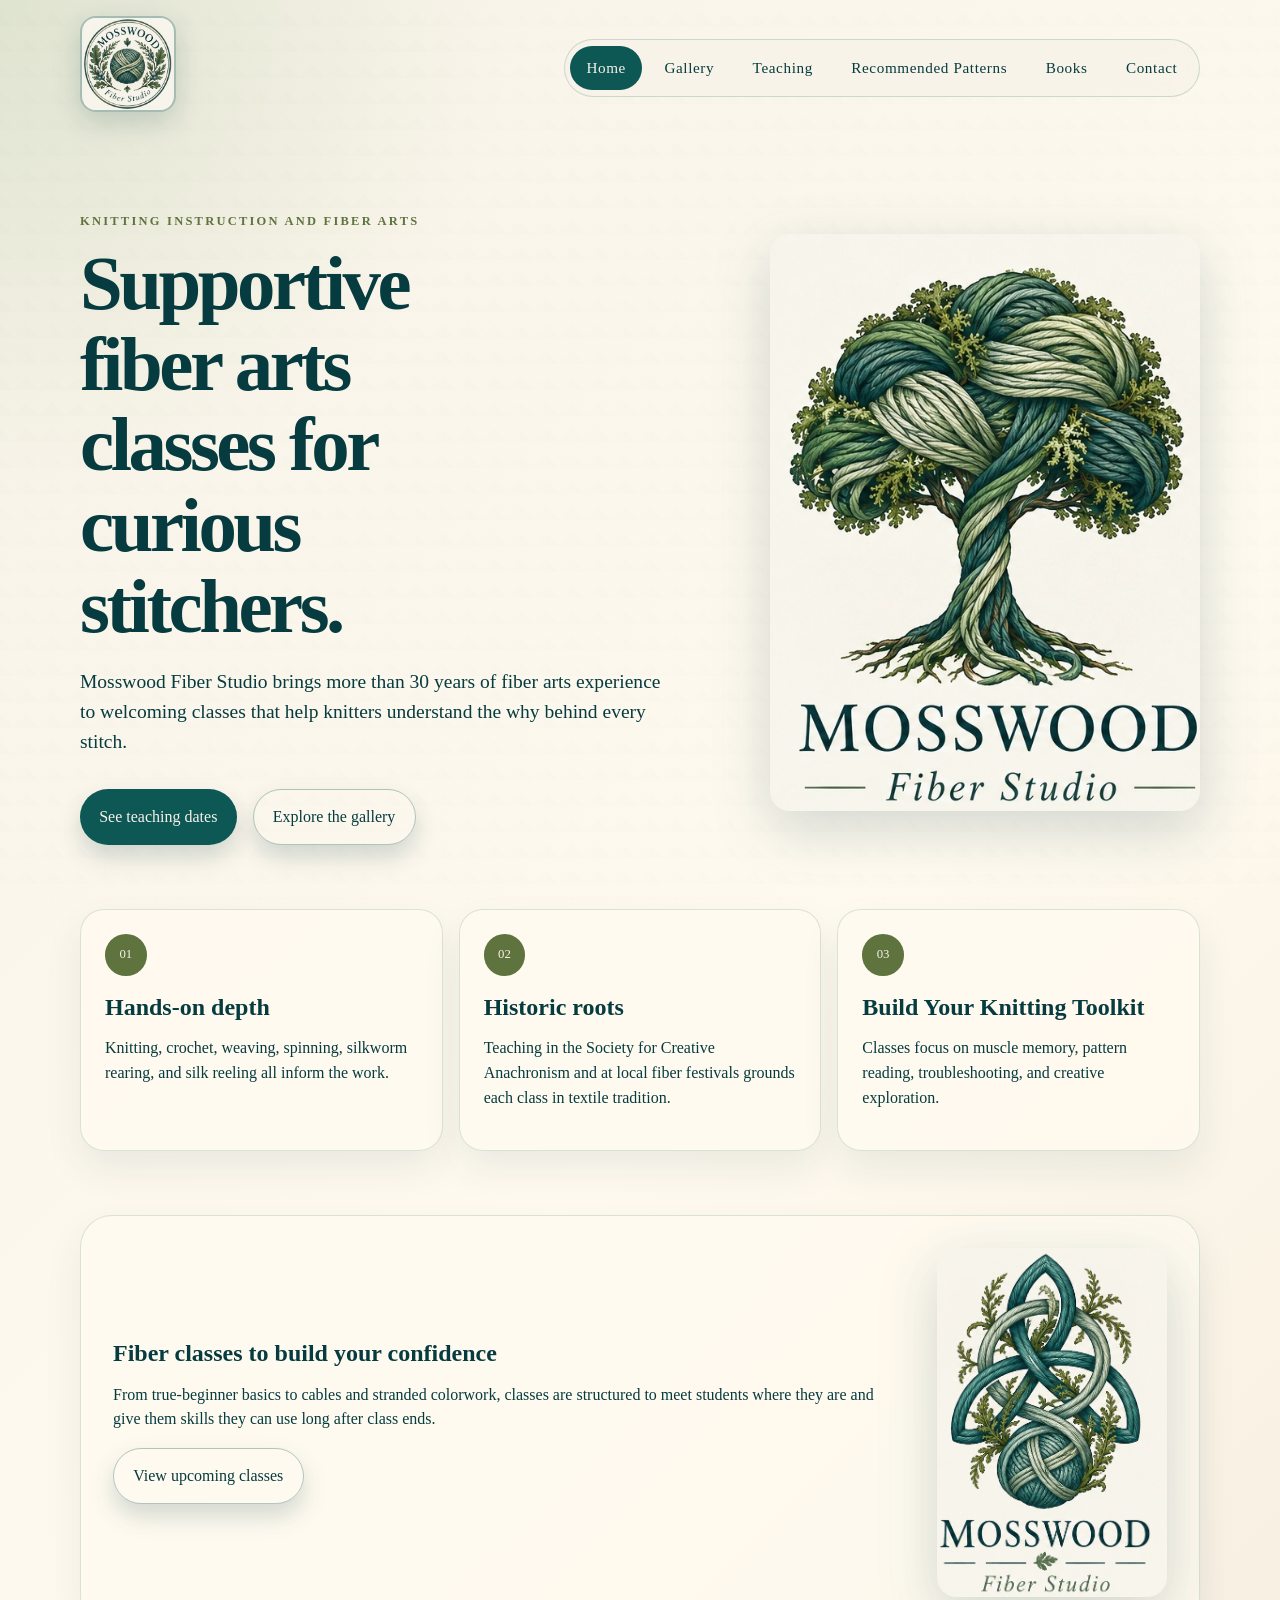
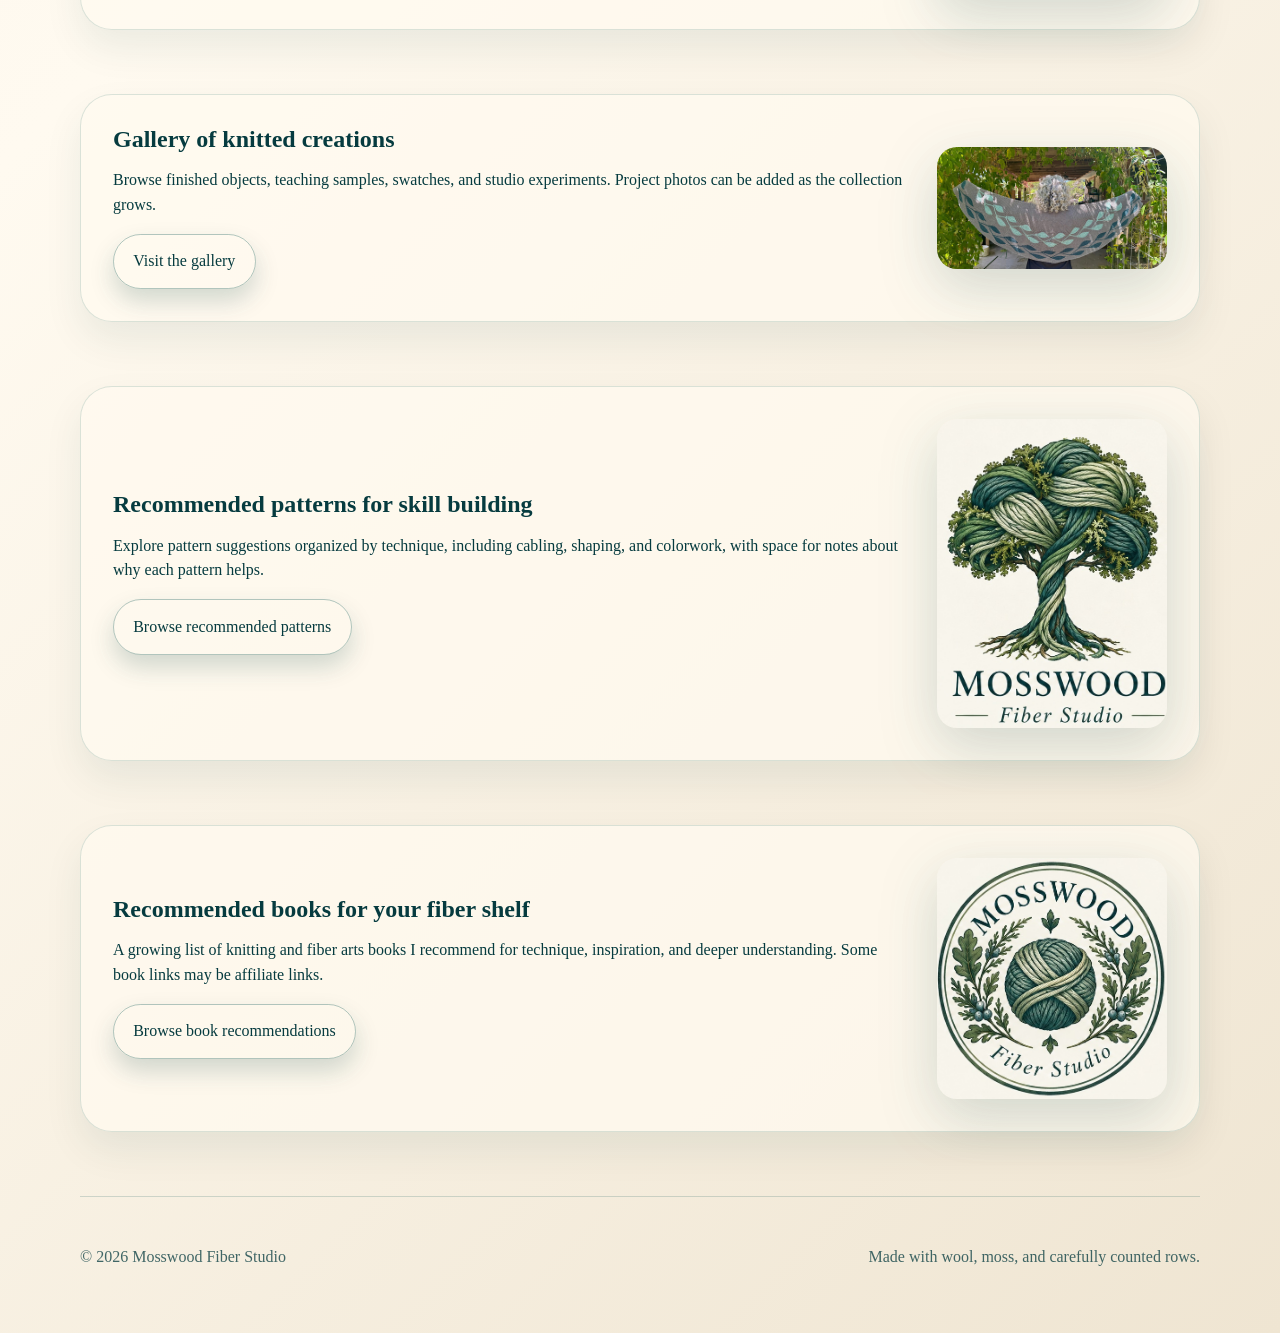
<file: index.html>
<!doctype html>
<html lang="en">
  <head>
    <meta charset="utf-8">
    <meta name="viewport" content="width=device-width, initial-scale=1">
    <title>Mosswood Fiber Studio</title>
    <meta name="description" content="Mosswood Fiber Studio: knitting instruction and fiber arts rooted in 30 years of hands-on textile practice.">
    <link rel="stylesheet" href="assets/styles.css">
  </head>
  <body>
    <header class="site-header">
      <a class="brand" href="index.html" aria-label="Mosswood Fiber Studio home">
        <img src="assets/images/mosswood-round-logo.jpg" alt="Mosswood Fiber Studio round yarn logo">
      </a>
      <button class="nav-toggle" aria-label="Navigation" onclick="document.body.classList.toggle('nav-open')">Menu</button>
      <nav class="site-nav" aria-label="Main navigation">
        <a href="index.html" aria-current="page">Home</a>
        <a href="gallery.html">Gallery</a>
        <a href="teaching.html">Teaching</a>
        <a href="recommended-patterns.html">Recommended Patterns</a>
        <a href="books.html">Books</a>
        <a href="contact.html">Contact</a>
      </nav>
    </header>

    <main>
      <section class="hero">
        <div class="hero-copy">
          <p class="eyebrow">Knitting instruction and fiber arts</p>
          <h1>Supportive fiber arts classes for curious stitchers.</h1>
          <p>
            Mosswood Fiber Studio brings more than 30 years of fiber arts experience to
            welcoming classes that help knitters understand the why behind every stitch.
          </p>
          <div class="hero-actions">
            <a class="button" href="teaching.html">See teaching dates</a>
            <a class="button secondary" href="gallery.html">Explore the gallery</a>
          </div>
        </div>
        <div class="hero-art">
          <img src="assets/images/mosswood-tree-logo.jpg" alt="Yarn tree Mosswood logo">
        </div>
      </section>

      <section class="intro-grid" aria-label="Studio values">
        <article>
          <span class="stitch-mark">01</span>
          <h2>Hands-on depth</h2>
          <p>Knitting, crochet, weaving, spinning, silkworm rearing, and silk reeling all inform the work.</p>
        </article>
        <article>
          <span class="stitch-mark">02</span>
          <h2>Historic roots</h2>
          <p>Teaching in the Society for Creative Anachronism and at local fiber festivals grounds each class in textile tradition.</p>
        </article>
        <article>
          <span class="stitch-mark">03</span>
          <h2>Build Your Knitting Toolkit</h2>
          <p>Classes focus on muscle memory, pattern reading, troubleshooting, and creative exploration.</p>
        </article>
      </section>

      <section class="feature-band">
        <div>
          <h2>Fiber classes to build your confidence</h2>
          <p>
            From true-beginner basics to cables and stranded colorwork, classes are structured
            to meet students where they are and give them skills they can use long after class ends.
          </p>
          <a class="button secondary" href="teaching.html">View upcoming classes</a>
        </div>
        <img src="assets/images/mosswood-knot-logo.jpg" alt="Yarn knot Mosswood logo">
      </section>

      <section class="feature-band stacked-feature">
        <div>
          <h2>Gallery of knitted creations</h2>
          <p>
            Browse finished objects, teaching samples, swatches, and studio experiments.
            Project photos can be added as the collection grows.
          </p>
          <a class="button secondary" href="gallery.html">Visit the gallery</a>
        </div>
        <img src="assets/images/Gallery/Girlang-finished.jpg" alt="Finished Girlang knitted project">
      </section>

      <section class="feature-band stacked-feature">
        <div>
          <h2>Recommended patterns for skill building</h2>
          <p>
            Explore pattern suggestions organized by technique, including cabling,
            shaping, and colorwork, with space for notes about why each pattern helps.
          </p>
          <a class="button secondary" href="recommended-patterns.html">Browse recommended patterns</a>
        </div>
        <img src="assets/images/mosswood-tree-logo.jpg" alt="Yarn tree Mosswood logo">
      </section>

      <section class="feature-band stacked-feature book-feature">
        <div>
          <h2>Recommended books for your fiber shelf</h2>
          <p>
            A growing list of knitting and fiber arts books I recommend for technique,
            inspiration, and deeper understanding. Some book links may be affiliate links.
          </p>
          <a class="button secondary" href="books.html">Browse book recommendations</a>
        </div>
        <img src="assets/images/mosswood-round-logo.jpg" alt="Mosswood Fiber Studio round logo">
      </section>
    </main>

    <footer class="site-footer">
      <p>&copy; <span id="year"></span> Mosswood Fiber Studio</p>
      <p>Made with wool, moss, and carefully counted rows.</p>
    </footer>
    <script>document.getElementById('year').textContent = new Date().getFullYear()</script>
  </body>
</html>
</file>
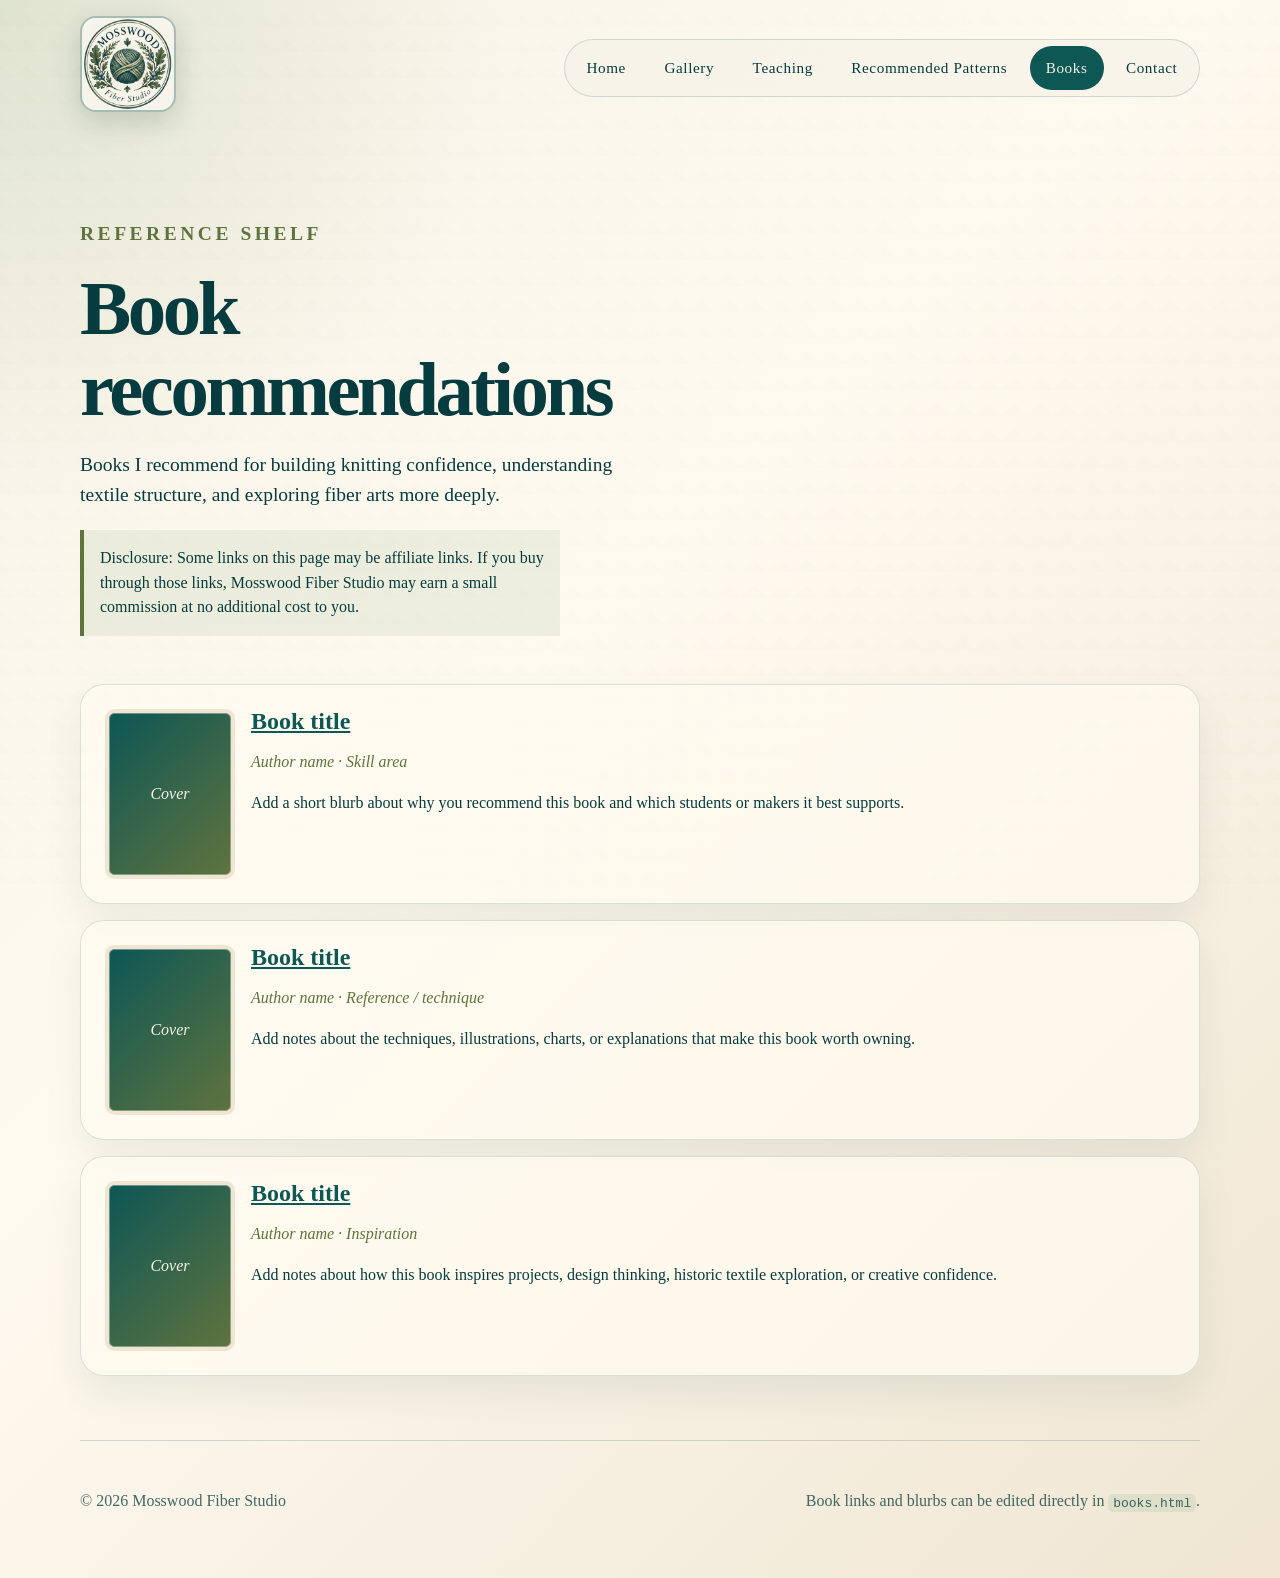
<file: books.html>
<!doctype html>
<html lang="en">
  <head>
    <meta charset="utf-8">
    <meta name="viewport" content="width=device-width, initial-scale=1">
    <title>Book Recommendations | Mosswood Fiber Studio</title>
    <meta name="description" content="Knitting and fiber arts book recommendations from Mosswood Fiber Studio.">
    <link rel="stylesheet" href="assets/styles.css">
  </head>
  <body>
    <header class="site-header">
      <a class="brand" href="index.html" aria-label="Mosswood Fiber Studio home">
        <img src="assets/images/mosswood-round-logo.jpg" alt="Mosswood Fiber Studio round yarn logo">
      </a>
      <button class="nav-toggle" aria-label="Navigation" onclick="document.body.classList.toggle('nav-open')">Menu</button>
      <nav class="site-nav" aria-label="Main navigation">
        <a href="index.html">Home</a>
        <a href="gallery.html">Gallery</a>
        <a href="teaching.html">Teaching</a>
        <a href="recommended-patterns.html">Recommended Patterns</a>
        <a href="books.html" aria-current="page">Books</a>
        <a href="contact.html">Contact</a>
      </nav>
    </header>

    <main class="page-shell">
      <section class="page-hero compact">
        <p class="eyebrow">Reference shelf</p>
        <h1>Book recommendations</h1>
        <p>
          Books I recommend for building knitting confidence, understanding textile structure,
          and exploring fiber arts more deeply.
        </p>
        <p class="affiliate-note">
          Disclosure: Some links on this page may be affiliate links. If you buy through those links,
          Mosswood Fiber Studio may earn a small commission at no additional cost to you.
        </p>
      </section>

      <section class="book-list" aria-label="Recommended books">
        <article class="book-card">
          <div class="book-cover-placeholder">Cover</div>
          <div>
            <h2><a href="#">Book title</a></h2>
            <p class="event-meta">Author name &middot; Skill area</p>
            <p>Add a short blurb about why you recommend this book and which students or makers it best supports.</p>
          </div>
        </article>

        <article class="book-card">
          <div class="book-cover-placeholder">Cover</div>
          <div>
            <h2><a href="#">Book title</a></h2>
            <p class="event-meta">Author name &middot; Reference / technique</p>
            <p>Add notes about the techniques, illustrations, charts, or explanations that make this book worth owning.</p>
          </div>
        </article>

        <article class="book-card">
          <div class="book-cover-placeholder">Cover</div>
          <div>
            <h2><a href="#">Book title</a></h2>
            <p class="event-meta">Author name &middot; Inspiration</p>
            <p>Add notes about how this book inspires projects, design thinking, historic textile exploration, or creative confidence.</p>
          </div>
        </article>
      </section>
    </main>

    <footer class="site-footer">
      <p>&copy; <span id="year"></span> Mosswood Fiber Studio</p>
      <p>Book links and blurbs can be edited directly in <code>books.html</code>.</p>
    </footer>
    <script>document.getElementById('year').textContent = new Date().getFullYear()</script>
  </body>
</html>
</file>
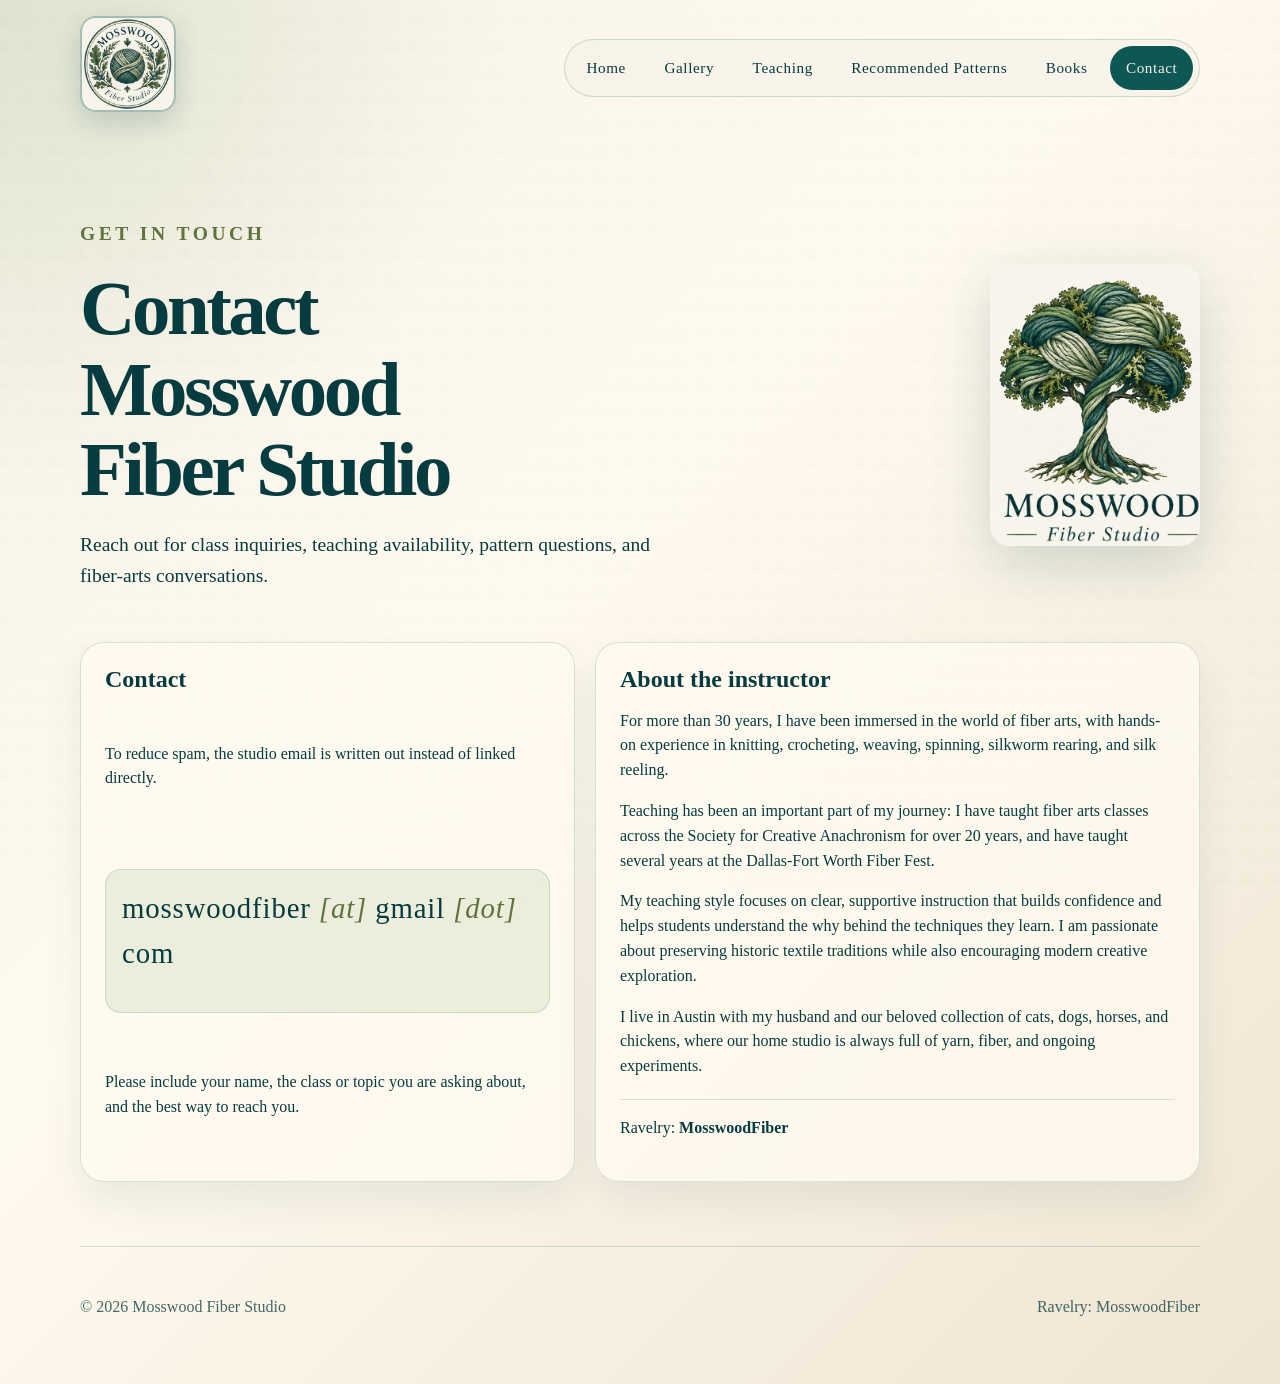
<file: contact.html>
<!doctype html>
<html lang="en">
  <head>
    <meta charset="utf-8">
    <meta name="viewport" content="width=device-width, initial-scale=1">
    <title>Contact | Mosswood Fiber Studio</title>
    <meta name="description" content="Contact Mosswood Fiber Studio for knitting classes, fiber arts teaching, and project questions.">
    <link rel="stylesheet" href="assets/styles.css">
  </head>
  <body>
    <header class="site-header">
      <a class="brand" href="index.html" aria-label="Mosswood Fiber Studio home">
        <img src="assets/images/mosswood-round-logo.jpg" alt="Mosswood Fiber Studio round yarn logo">
      </a>
      <button class="nav-toggle" aria-label="Navigation" onclick="document.body.classList.toggle('nav-open')">Menu</button>
      <nav class="site-nav" aria-label="Main navigation">
        <a href="index.html">Home</a>
        <a href="gallery.html">Gallery</a>
        <a href="teaching.html">Teaching</a>
        <a href="recommended-patterns.html">Recommended Patterns</a>
        <a href="books.html">Books</a>
        <a href="contact.html" aria-current="page">Contact</a>
      </nav>
    </header>

    <main class="page-shell">
      <section class="page-hero compact teaching-hero">
        <div>
          <p class="eyebrow">Get in touch</p>
          <h1>Contact Mosswood Fiber Studio</h1>
          <p>
            Reach out for class inquiries, teaching availability, pattern questions,
            and fiber-arts conversations.
          </p>
        </div>
        <img src="assets/images/mosswood-tree-logo.jpg" alt="Yarn tree Mosswood logo">
      </section>

      <section class="contact-layout">
        <section class="contact-form contact-card" aria-labelledby="contact-details">
          <h2 id="contact-details">Contact</h2>
          <p>
            To reduce spam, the studio email is written out instead of linked directly.
          </p>
          <p class="contact-email" aria-label="Mosswood Fiber email address">
            mosswoodfiber <span>[at]</span> gmail <span>[dot]</span> com
          </p>
          <p>
            Please include your name, the class or topic you are asking about, and the best way to reach you.
          </p>
        </section>

        <aside class="bio-card">
          <h2>About the instructor</h2>
          <p>
            For more than 30 years, I have been immersed in the world of fiber arts,
            with hands-on experience in knitting, crocheting, weaving, spinning,
            silkworm rearing, and silk reeling.
          </p>
          <p>
            Teaching has been an important part of my journey: I have taught fiber arts
            classes across the Society for Creative Anachronism for over 20 years, and
            have taught several years at the Dallas-Fort Worth Fiber Fest.
          </p>
          <p>
            My teaching style focuses on clear, supportive instruction that builds
            confidence and helps students understand the why behind the techniques they learn.
            I am passionate about preserving historic textile traditions while also encouraging
            modern creative exploration.
          </p>
          <p>
            I live in Austin with my husband and our beloved collection of cats, dogs,
            horses, and chickens, where our home studio is always full of yarn, fiber,
            and ongoing experiments.
          </p>
          <p class="ravelry-id">Ravelry: <strong>MosswoodFiber</strong></p>
        </aside>
      </section>
    </main>

    <footer class="site-footer">
      <p>&copy; <span id="year"></span> Mosswood Fiber Studio</p>
      <p>Ravelry: MosswoodFiber</p>
    </footer>
    <script>document.getElementById('year').textContent = new Date().getFullYear()</script>
  </body>
</html>
</file>
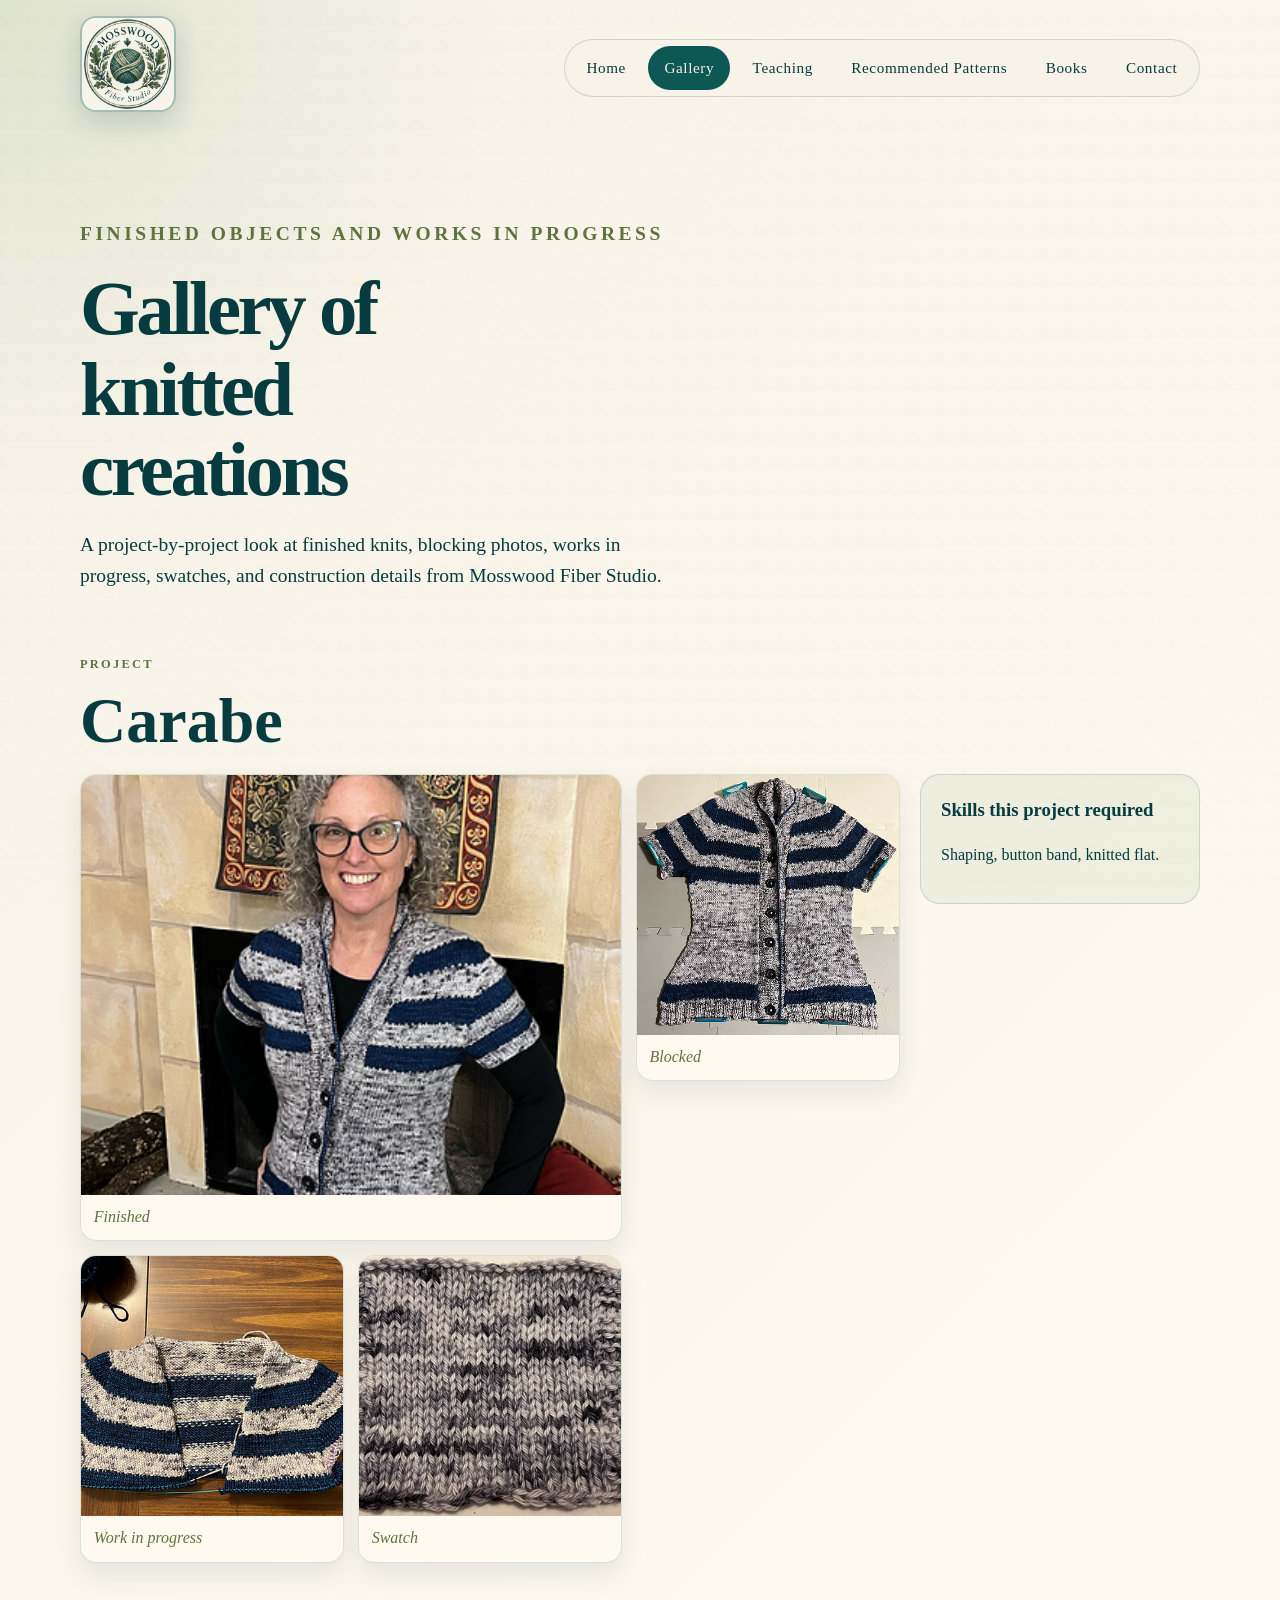
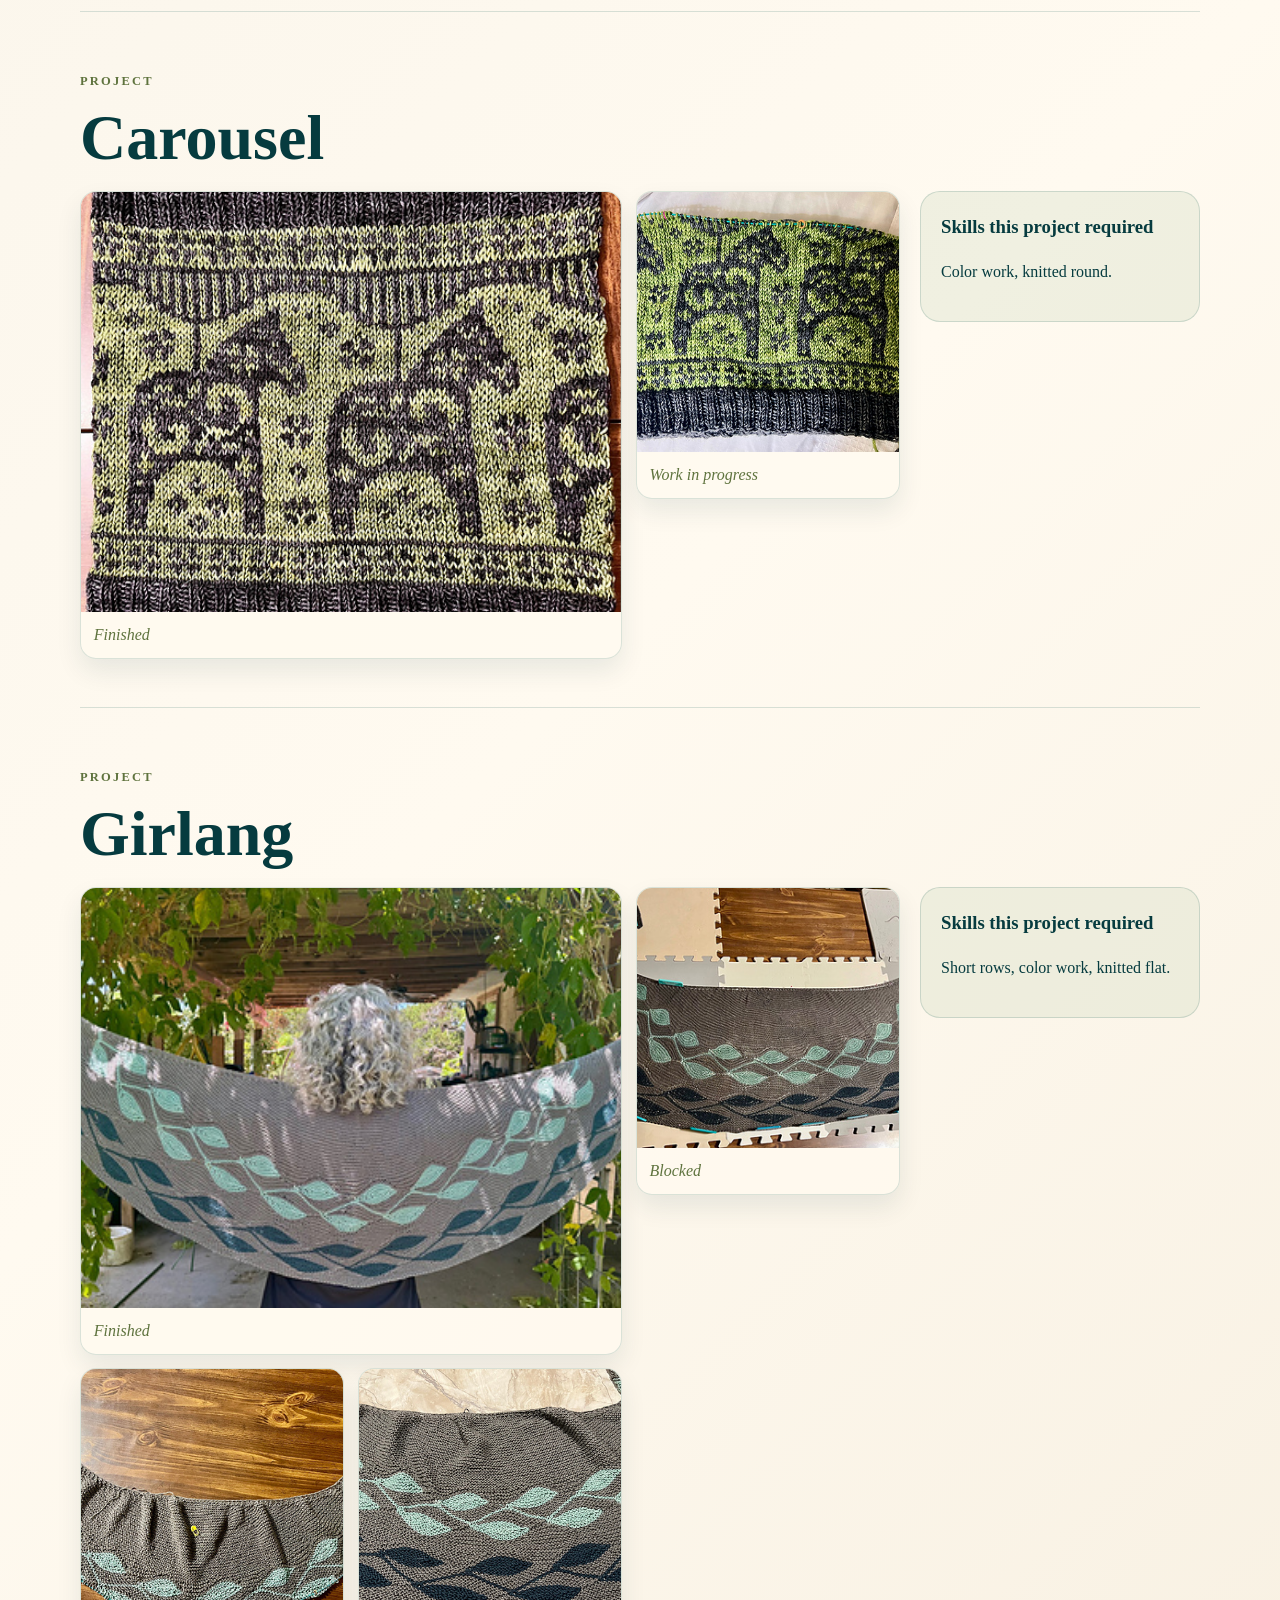
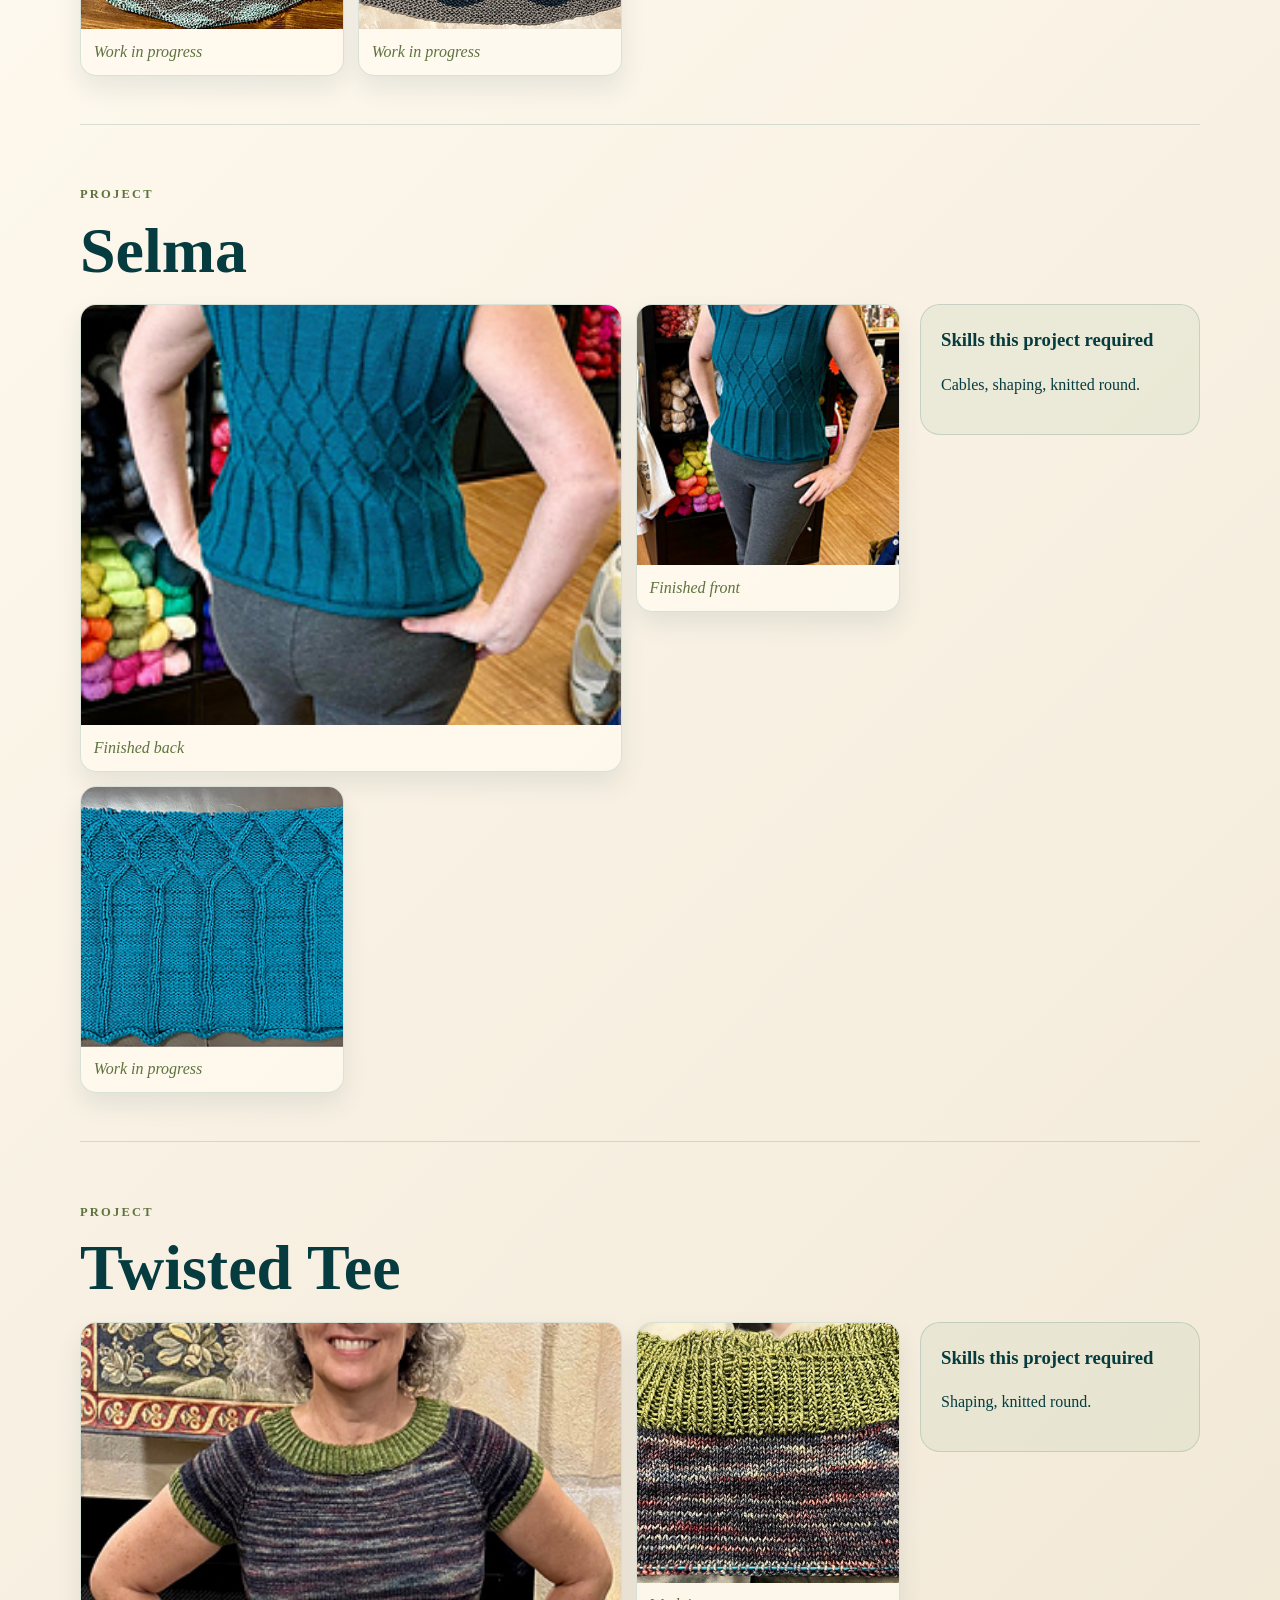
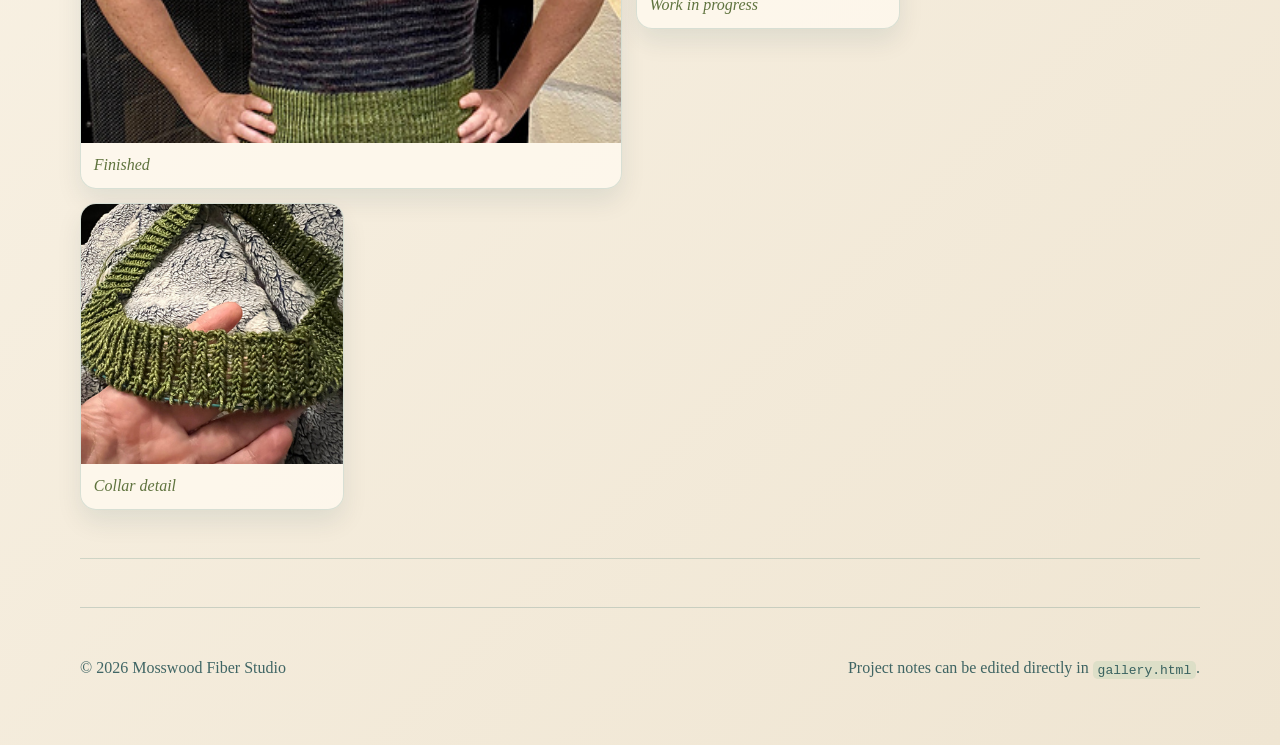
<file: gallery.html>
<!doctype html>
<html lang="en">
  <head>
    <meta charset="utf-8">
    <meta name="viewport" content="width=device-width, initial-scale=1">
    <title>Gallery | Mosswood Fiber Studio</title>
    <meta name="description" content="Gallery of Mosswood Fiber Studio knitted creations.">
    <link rel="stylesheet" href="assets/styles.css">
  </head>
  <body>
    <header class="site-header">
      <a class="brand" href="index.html" aria-label="Mosswood Fiber Studio home">
        <img src="assets/images/mosswood-round-logo.jpg" alt="Mosswood Fiber Studio round yarn logo">
      </a>
      <button class="nav-toggle" aria-label="Navigation" onclick="document.body.classList.toggle('nav-open')">Menu</button>
      <nav class="site-nav" aria-label="Main navigation">
        <a href="index.html">Home</a>
        <a href="gallery.html" aria-current="page">Gallery</a>
        <a href="teaching.html">Teaching</a>
        <a href="recommended-patterns.html">Recommended Patterns</a>
        <a href="books.html">Books</a>
        <a href="contact.html">Contact</a>
      </nav>
    </header>

    <main class="page-shell">
      <section class="page-hero compact">
        <p class="eyebrow">Finished objects and works in progress</p>
        <h1>Gallery of knitted creations</h1>
        <p>
          A project-by-project look at finished knits, blocking photos, works in progress,
          swatches, and construction details from Mosswood Fiber Studio.
        </p>
      </section>

      <section class="project-gallery" aria-labelledby="carabe-gallery">
        <div class="project-header">
          <p class="eyebrow">Project</p>
          <h2 id="carabe-gallery">Carabe</h2>
        </div>
        <div class="project-images">
          <figure class="project-photo featured"><img src="assets/images/Gallery/Carabe-final.jpeg" alt="Carabe finished project"><figcaption>Finished</figcaption></figure>
          <figure class="project-photo"><img src="assets/images/Gallery/Carabe-blocked.jpeg" alt="Carabe blocked project"><figcaption>Blocked</figcaption></figure>
          <figure class="project-photo"><img src="assets/images/Gallery/Carabe-wip.jpeg" alt="Carabe work in progress"><figcaption>Work in progress</figcaption></figure>
          <figure class="project-photo"><img src="assets/images/Gallery/Carabe-swatch.jpeg" alt="Carabe swatch"><figcaption>Swatch</figcaption></figure>
        </div>
        <aside class="skills-note">
          <h3>Skills this project required</h3>
          <p>Shaping, button band, knitted flat.</p>
        </aside>
      </section>

      <section class="project-gallery" aria-labelledby="carousel-gallery">
        <div class="project-header">
          <p class="eyebrow">Project</p>
          <h2 id="carousel-gallery">Carousel</h2>
        </div>
        <div class="project-images">
          <figure class="project-photo featured"><img src="assets/images/Gallery/Carousel-final.jpeg" alt="Carousel finished project"><figcaption>Finished</figcaption></figure>
          <figure class="project-photo"><img src="assets/images/Gallery/Carousel-wip.jpeg" alt="Carousel work in progress"><figcaption>Work in progress</figcaption></figure>
        </div>
        <aside class="skills-note">
          <h3>Skills this project required</h3>
          <p>Color work, knitted round.</p>
        </aside>
      </section>

      <section class="project-gallery" aria-labelledby="girlang-gallery">
        <div class="project-header">
          <p class="eyebrow">Project</p>
          <h2 id="girlang-gallery">Girlang</h2>
        </div>
        <div class="project-images">
          <figure class="project-photo featured"><img src="assets/images/Gallery/Girlang-finished.jpg" alt="Girlang finished project"><figcaption>Finished</figcaption></figure>
          <figure class="project-photo"><img src="assets/images/Gallery/Girlang-blocked.jpg" alt="Girlang blocked project"><figcaption>Blocked</figcaption></figure>
          <figure class="project-photo"><img src="assets/images/Gallery/Girlang-wip1.jpg" alt="Girlang first work in progress"><figcaption>Work in progress</figcaption></figure>
          <figure class="project-photo"><img src="assets/images/Gallery/Girlang-wip2.jpg" alt="Girlang second work in progress"><figcaption>Work in progress</figcaption></figure>
        </div>
        <aside class="skills-note">
          <h3>Skills this project required</h3>
          <p>Short rows, color work, knitted flat.</p>
        </aside>
      </section>

      <section class="project-gallery" aria-labelledby="selma-gallery">
        <div class="project-header">
          <p class="eyebrow">Project</p>
          <h2 id="selma-gallery">Selma</h2>
        </div>
        <div class="project-images">
          <figure class="project-photo featured"><img src="assets/images/Gallery/Selma-final-back.jpeg" alt="Selma finished back view"><figcaption>Finished back</figcaption></figure>
          <figure class="project-photo"><img src="assets/images/Gallery/Selma-final-front.jpeg" alt="Selma finished front view"><figcaption>Finished front</figcaption></figure>
          <figure class="project-photo"><img src="assets/images/Gallery/Selma-wip.jpeg" alt="Selma work in progress"><figcaption>Work in progress</figcaption></figure>
        </div>
        <aside class="skills-note">
          <h3>Skills this project required</h3>
          <p>Cables, shaping, knitted round.</p>
        </aside>
      </section>

      <section class="project-gallery" aria-labelledby="twisted-tee-gallery">
        <div class="project-header">
          <p class="eyebrow">Project</p>
          <h2 id="twisted-tee-gallery">Twisted Tee</h2>
        </div>
        <div class="project-images">
          <figure class="project-photo featured"><img src="assets/images/Gallery/Twisted-tee-final.jpg" alt="Twisted Tee finished project"><figcaption>Finished</figcaption></figure>
          <figure class="project-photo"><img src="assets/images/Gallery/Twisted-tee-wip.jpg" alt="Twisted Tee work in progress"><figcaption>Work in progress</figcaption></figure>
          <figure class="project-photo"><img src="assets/images/Gallery/Twisted-Tee-collar.jpg" alt="Twisted Tee collar detail"><figcaption>Collar detail</figcaption></figure>
        </div>
        <aside class="skills-note">
          <h3>Skills this project required</h3>
          <p>Shaping, knitted round.</p>
        </aside>
      </section>
    </main>

    <footer class="site-footer">
      <p>&copy; <span id="year"></span> Mosswood Fiber Studio</p>
      <p>Project notes can be edited directly in <code>gallery.html</code>.</p>
    </footer>
    <script>document.getElementById('year').textContent = new Date().getFullYear()</script>
  </body>
</html>
</file>
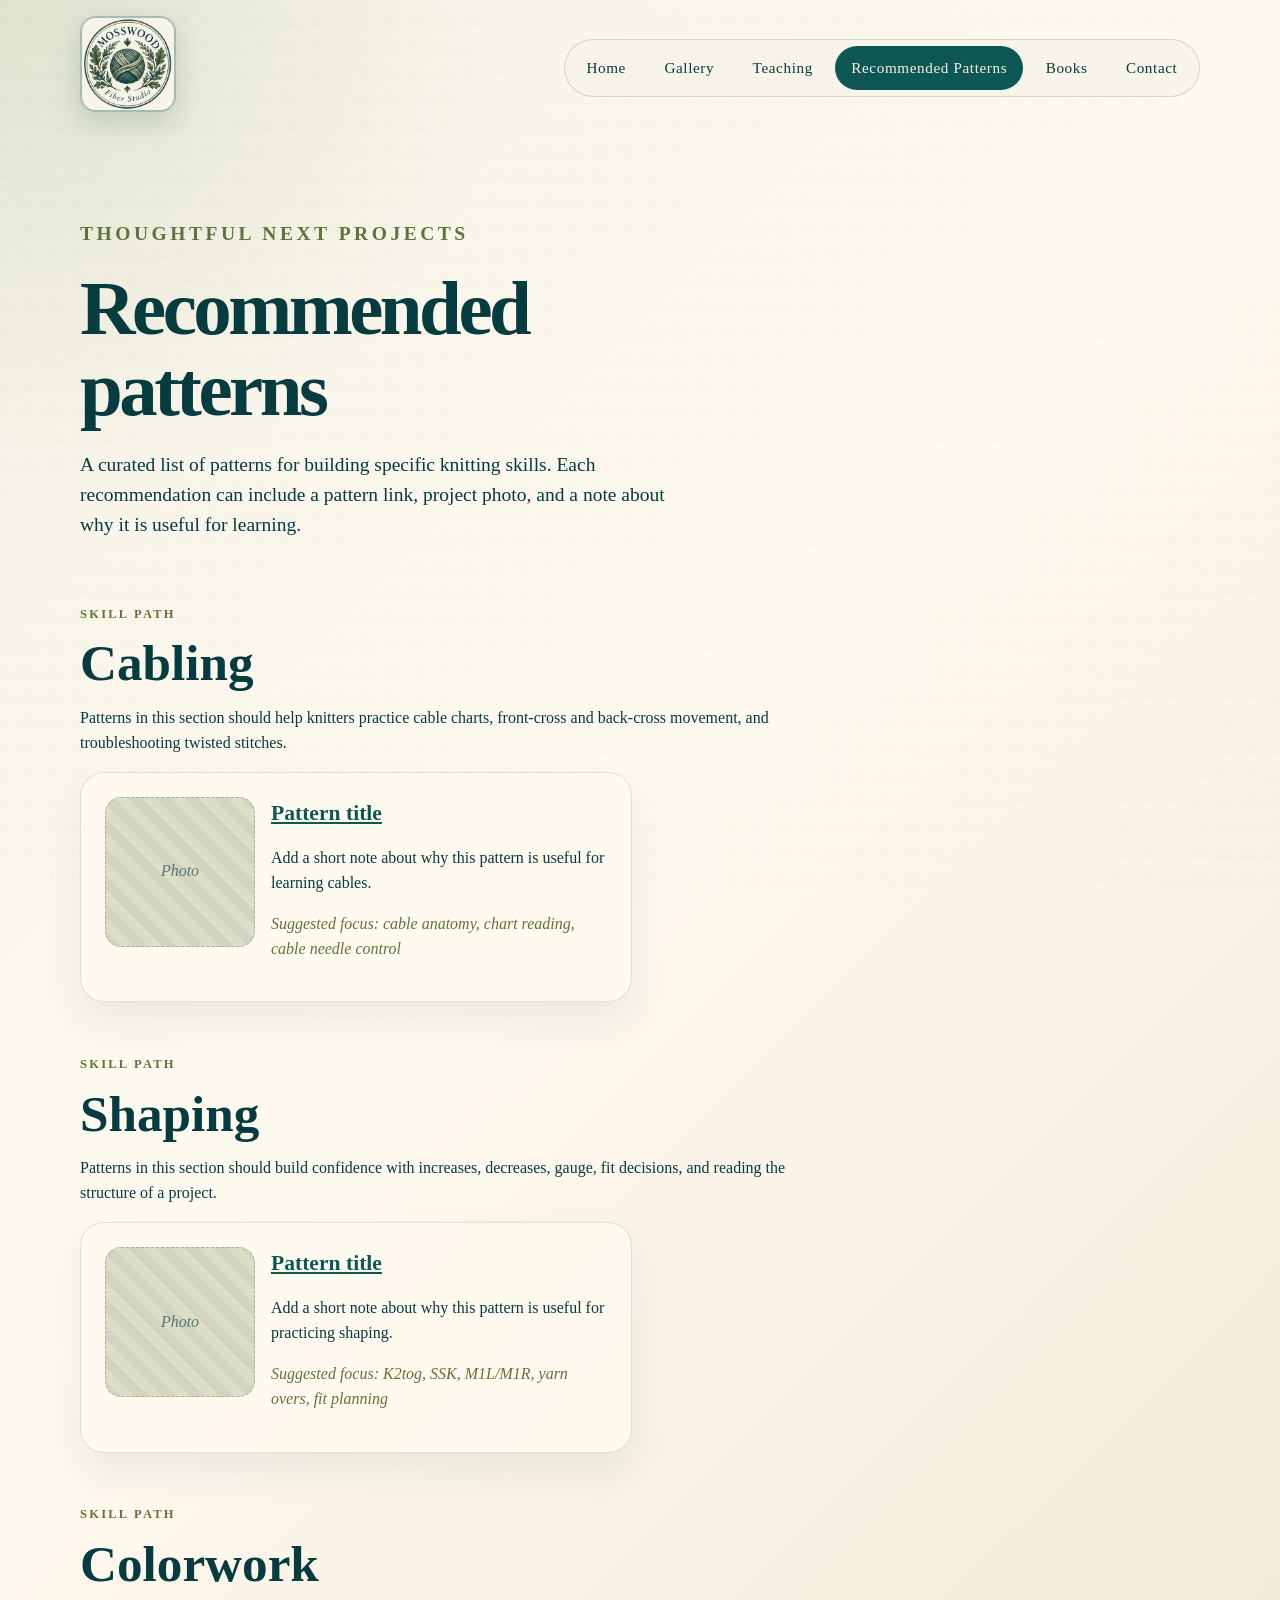
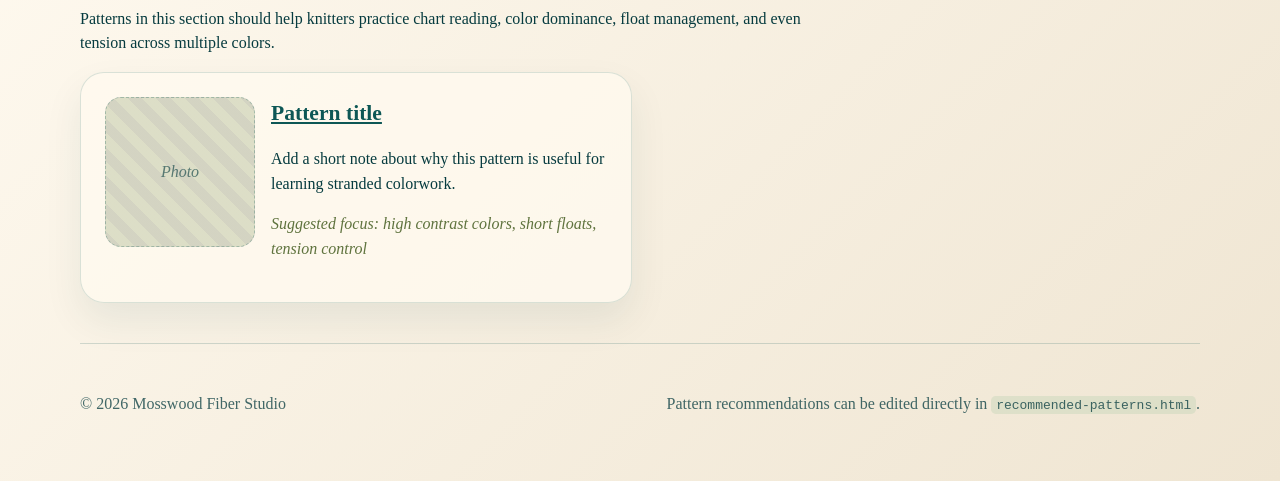
<file: recommended-patterns.html>
<!doctype html>
<html lang="en">
  <head>
    <meta charset="utf-8">
    <meta name="viewport" content="width=device-width, initial-scale=1">
    <title>Recommended Patterns | Mosswood Fiber Studio</title>
    <meta name="description" content="Recommended knitting patterns and project ideas from Mosswood Fiber Studio.">
    <link rel="stylesheet" href="assets/styles.css">
  </head>
  <body>
    <header class="site-header">
      <a class="brand" href="index.html" aria-label="Mosswood Fiber Studio home">
        <img src="assets/images/mosswood-round-logo.jpg" alt="Mosswood Fiber Studio round yarn logo">
      </a>
      <button class="nav-toggle" aria-label="Navigation" onclick="document.body.classList.toggle('nav-open')">Menu</button>
      <nav class="site-nav" aria-label="Main navigation">
        <a href="index.html">Home</a>
        <a href="gallery.html">Gallery</a>
        <a href="teaching.html">Teaching</a>
        <a href="recommended-patterns.html" aria-current="page">Recommended Patterns</a>
        <a href="books.html">Books</a>
        <a href="contact.html">Contact</a>
      </nav>
    </header>

    <main class="page-shell">
      <section class="page-hero compact">
        <p class="eyebrow">Thoughtful next projects</p>
        <h1>Recommended patterns</h1>
        <p>
          A curated list of patterns for building specific knitting skills. Each recommendation
          can include a pattern link, project photo, and a note about why it is useful for learning.
        </p>
      </section>

      <section class="pattern-section" aria-labelledby="cabling-patterns">
        <div class="section-heading">
          <p class="eyebrow">Skill path</p>
          <h2 id="cabling-patterns">Cabling</h2>
          <p>Patterns in this section should help knitters practice cable charts, front-cross and back-cross movement, and troubleshooting twisted stitches.</p>
        </div>
        <div class="pattern-list">
          <article class="pattern-card pattern-card-empty">
            <div class="pattern-photo-placeholder">Photo</div>
            <div>
              <h3><a href="#">Pattern title</a></h3>
              <p>Add a short note about why this pattern is useful for learning cables.</p>
              <p class="event-meta">Suggested focus: cable anatomy, chart reading, cable needle control</p>
            </div>
          </article>
        </div>
      </section>

      <section class="pattern-section" aria-labelledby="shaping-patterns">
        <div class="section-heading">
          <p class="eyebrow">Skill path</p>
          <h2 id="shaping-patterns">Shaping</h2>
          <p>Patterns in this section should build confidence with increases, decreases, gauge, fit decisions, and reading the structure of a project.</p>
        </div>
        <div class="pattern-list">
          <article class="pattern-card pattern-card-empty">
            <div class="pattern-photo-placeholder">Photo</div>
            <div>
              <h3><a href="#">Pattern title</a></h3>
              <p>Add a short note about why this pattern is useful for practicing shaping.</p>
              <p class="event-meta">Suggested focus: K2tog, SSK, M1L/M1R, yarn overs, fit planning</p>
            </div>
          </article>
        </div>
      </section>

      <section class="pattern-section" aria-labelledby="colorwork-patterns">
        <div class="section-heading">
          <p class="eyebrow">Skill path</p>
          <h2 id="colorwork-patterns">Colorwork</h2>
          <p>Patterns in this section should help knitters practice chart reading, color dominance, float management, and even tension across multiple colors.</p>
        </div>
        <div class="pattern-list">
          <article class="pattern-card pattern-card-empty">
            <div class="pattern-photo-placeholder">Photo</div>
            <div>
              <h3><a href="#">Pattern title</a></h3>
              <p>Add a short note about why this pattern is useful for learning stranded colorwork.</p>
              <p class="event-meta">Suggested focus: high contrast colors, short floats, tension control</p>
            </div>
          </article>
        </div>
      </section>
    </main>

    <footer class="site-footer">
      <p>&copy; <span id="year"></span> Mosswood Fiber Studio</p>
      <p>Pattern recommendations can be edited directly in <code>recommended-patterns.html</code>.</p>
    </footer>
    <script>document.getElementById('year').textContent = new Date().getFullYear()</script>
  </body>
</html>
</file>
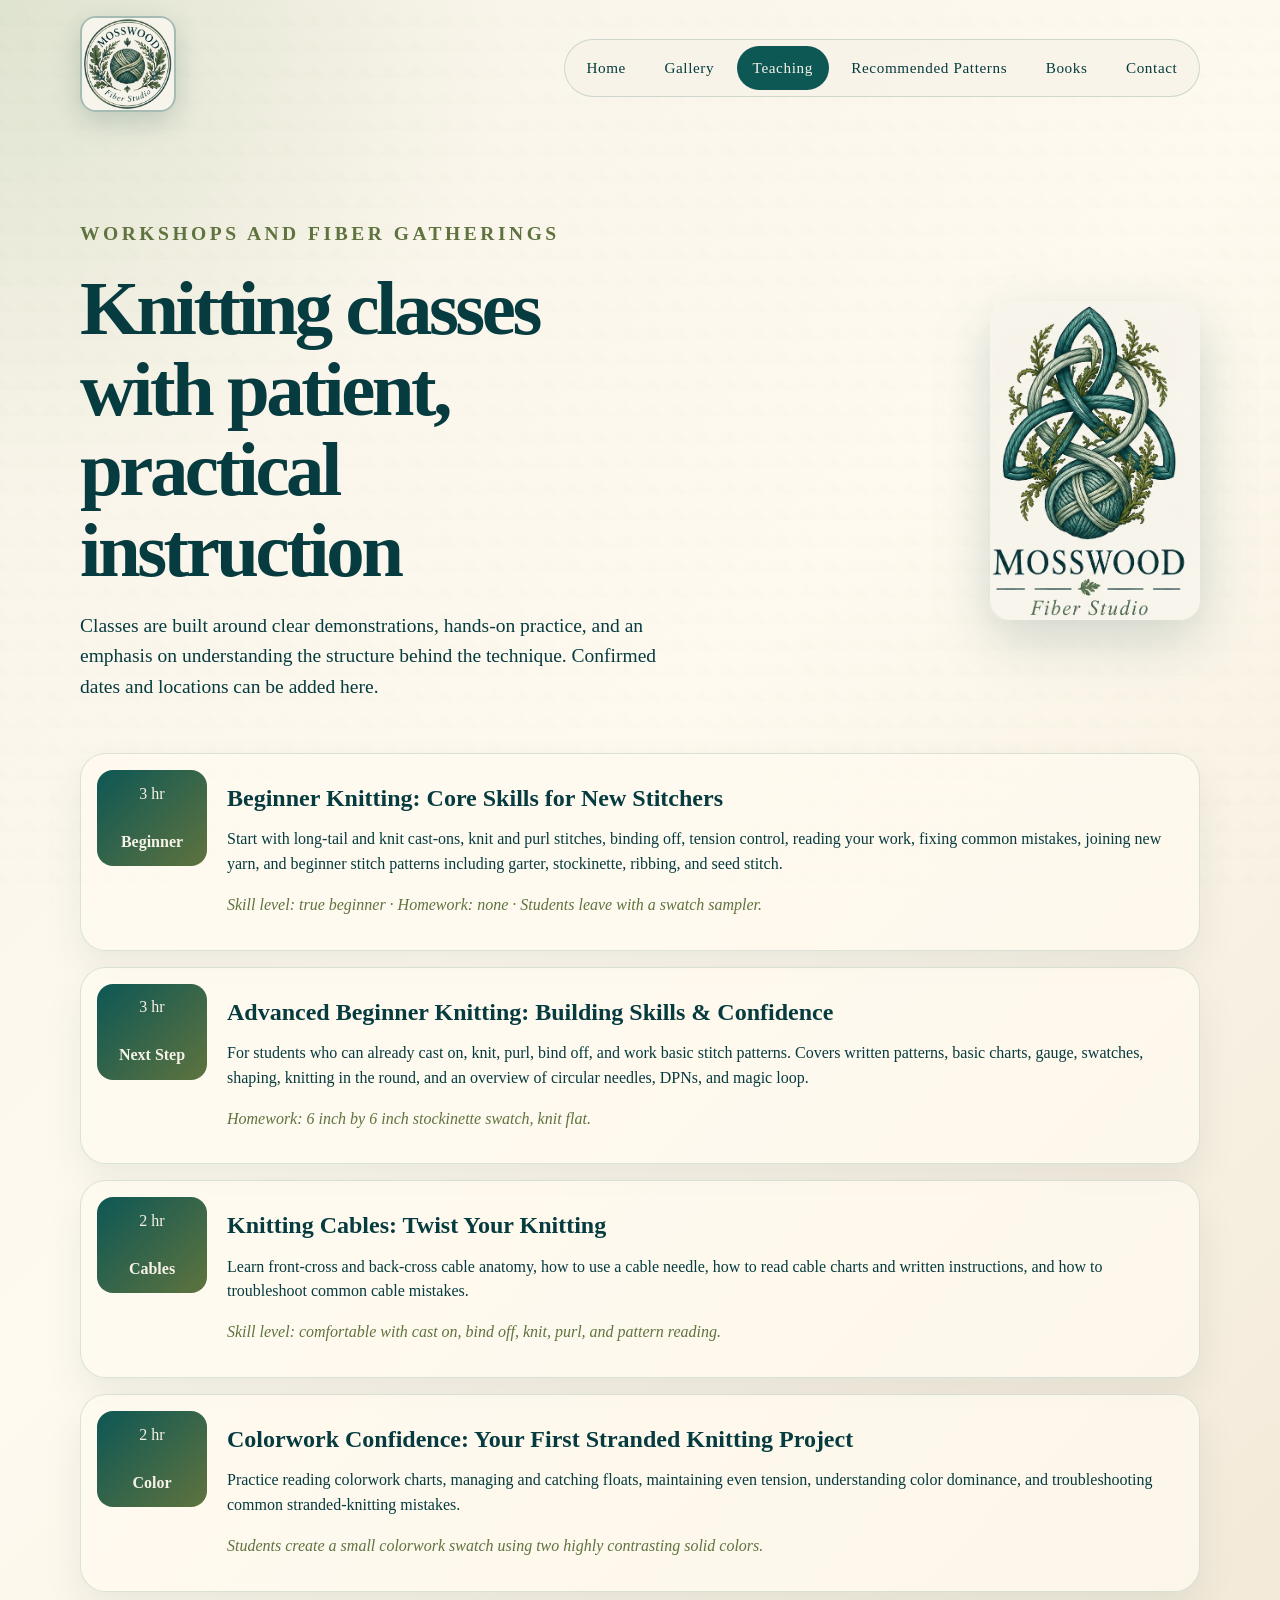
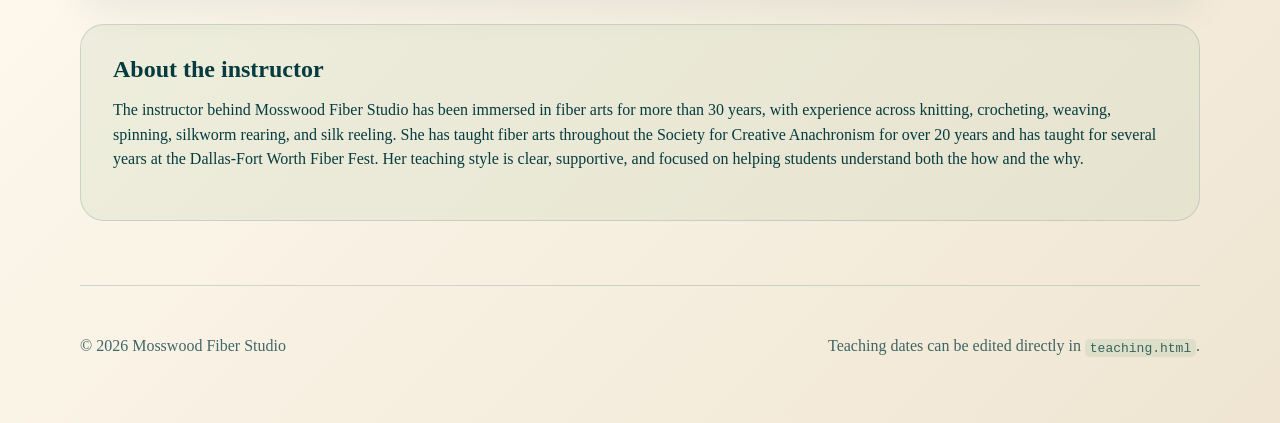
<file: teaching.html>
<!doctype html>
<html lang="en">
  <head>
    <meta charset="utf-8">
    <meta name="viewport" content="width=device-width, initial-scale=1">
    <title>Teaching | Mosswood Fiber Studio</title>
    <meta name="description" content="Knitting classes from Mosswood Fiber Studio: beginner knitting, advanced beginner skills, cables, and colorwork.">
    <link rel="stylesheet" href="assets/styles.css">
  </head>
  <body>
    <header class="site-header">
      <a class="brand" href="index.html" aria-label="Mosswood Fiber Studio home">
        <img src="assets/images/mosswood-round-logo.jpg" alt="Mosswood Fiber Studio round yarn logo">
      </a>
      <button class="nav-toggle" aria-label="Navigation" onclick="document.body.classList.toggle('nav-open')">Menu</button>
      <nav class="site-nav" aria-label="Main navigation">
        <a href="index.html">Home</a>
        <a href="gallery.html">Gallery</a>
        <a href="teaching.html" aria-current="page">Teaching</a>
        <a href="recommended-patterns.html">Recommended Patterns</a>
        <a href="books.html">Books</a>
        <a href="contact.html">Contact</a>
      </nav>
    </header>

    <main class="page-shell">
      <section class="page-hero compact teaching-hero">
        <div>
          <p class="eyebrow">Workshops and fiber gatherings</p>
          <h1>Knitting classes with patient, practical instruction</h1>
          <p>
            Classes are built around clear demonstrations, hands-on practice, and an emphasis on
            understanding the structure behind the technique. Confirmed dates and locations can be added here.
          </p>
        </div>
        <img src="assets/images/mosswood-knot-logo.jpg" alt="Yarn knot logo">
      </section>

      <section class="events-list" aria-label="Upcoming classes">
        <article class="event-card">
          <div class="event-date"><span>3 hr</span><strong>Beginner</strong></div>
          <div>
            <h2>Beginner Knitting: Core Skills for New Stitchers</h2>
            <p>Start with long-tail and knit cast-ons, knit and purl stitches, binding off, tension control, reading your work, fixing common mistakes, joining new yarn, and beginner stitch patterns including garter, stockinette, ribbing, and seed stitch.</p>
            <p class="event-meta">Skill level: true beginner &middot; Homework: none &middot; Students leave with a swatch sampler.</p>
          </div>
        </article>

        <article class="event-card">
          <div class="event-date"><span>3 hr</span><strong>Next Step</strong></div>
          <div>
            <h2>Advanced Beginner Knitting: Building Skills & Confidence</h2>
            <p>For students who can already cast on, knit, purl, bind off, and work basic stitch patterns. Covers written patterns, basic charts, gauge, swatches, shaping, knitting in the round, and an overview of circular needles, DPNs, and magic loop.</p>
            <p class="event-meta">Homework: 6 inch by 6 inch stockinette swatch, knit flat.</p>
          </div>
        </article>

        <article class="event-card">
          <div class="event-date"><span>2 hr</span><strong>Cables</strong></div>
          <div>
            <h2>Knitting Cables: Twist Your Knitting</h2>
            <p>Learn front-cross and back-cross cable anatomy, how to use a cable needle, how to read cable charts and written instructions, and how to troubleshoot common cable mistakes.</p>
            <p class="event-meta">Skill level: comfortable with cast on, bind off, knit, purl, and pattern reading.</p>
          </div>
        </article>

        <article class="event-card">
          <div class="event-date"><span>2 hr</span><strong>Color</strong></div>
          <div>
            <h2>Colorwork Confidence: Your First Stranded Knitting Project</h2>
            <p>Practice reading colorwork charts, managing and catching floats, maintaining even tension, understanding color dominance, and troubleshooting common stranded-knitting mistakes.</p>
            <p class="event-meta">Students create a small colorwork swatch using two highly contrasting solid colors.</p>
          </div>
        </article>
      </section>

      <section class="teaching-note">
        <h2>About the instructor</h2>
        <p>
          The instructor behind Mosswood Fiber Studio has been immersed in fiber arts for more than 30 years,
          with experience across knitting, crocheting, weaving, spinning, silkworm rearing, and silk reeling.
          She has taught fiber arts throughout the Society for Creative Anachronism for over 20 years and has
          taught for several years at the Dallas-Fort Worth Fiber Fest. Her teaching style is clear, supportive,
          and focused on helping students understand both the how and the why.
        </p>
      </section>
    </main>

    <footer class="site-footer">
      <p>&copy; <span id="year"></span> Mosswood Fiber Studio</p>
      <p>Teaching dates can be edited directly in <code>teaching.html</code>.</p>
    </footer>
    <script>document.getElementById('year').textContent = new Date().getFullYear()</script>
  </body>
</html>
</file>
<file: assets/styles.css>
:root {
  --ink: #063b3f;
  --deep-teal: #0d5755;
  --moss: #5f733e;
  --lichen: #cad7bb;
  --sage: #879b72;
  --cream: #f7f2e8;
  --warm-wool: #efe5d2;
  --shadow: rgba(6, 59, 63, 0.18);
  --max-width: 1120px;
}

* { box-sizing: border-box; }

body {
  margin: 0;
  color: var(--ink);
  background:
    radial-gradient(circle at top left, rgba(202, 215, 187, 0.55), transparent 32rem),
    linear-gradient(135deg, var(--cream), #fffaf0 42%, var(--warm-wool));
  font-family: Georgia, "Times New Roman", serif;
  line-height: 1.55;
}

body::before {
  content: "";
  position: fixed;
  inset: 0;
  pointer-events: none;
  opacity: 0.22;
  background-image:
    linear-gradient(45deg, rgba(13, 87, 85, 0.05) 25%, transparent 25%),
    linear-gradient(-45deg, rgba(95, 115, 62, 0.05) 25%, transparent 25%);
  background-size: 26px 26px;
  z-index: -1;
}

a { color: var(--deep-teal); }

.site-header {
  width: min(var(--max-width), calc(100% - 2rem));
  margin: 0 auto;
  padding: 1rem 0;
  display: flex;
  align-items: center;
  justify-content: space-between;
  gap: 1rem;
}

.brand img {
  width: 96px;
  height: 96px;
  object-fit: contain;
  border-radius: 1rem;
  border: 2px solid rgba(13, 87, 85, 0.35);
  background: var(--cream);
  box-shadow: 0 10px 28px var(--shadow);
}

.site-nav {
  display: flex;
  gap: 0.4rem;
  padding: 0.35rem;
  border: 1px solid rgba(13, 87, 85, 0.18);
  border-radius: 999px;
  background: rgba(247, 242, 232, 0.78);
  backdrop-filter: blur(12px);
}

.site-nav a {
  text-decoration: none;
  color: var(--ink);
  padding: 0.65rem 1rem;
  border-radius: 999px;
  font-size: 0.95rem;
  letter-spacing: 0.04em;
}

.site-nav a:hover,
.site-nav a[aria-current="page"] {
  background: var(--deep-teal);
  color: var(--cream);
}

.nav-toggle { display: none; }

.hero,
.page-shell {
  width: min(var(--max-width), calc(100% - 2rem));
  margin: 0 auto;
}

.hero {
  min-height: 72vh;
  display: grid;
  grid-template-columns: 1fr minmax(280px, 430px);
  gap: 3rem;
  align-items: center;
  padding: 4rem 0;
}

.eyebrow {
  text-transform: uppercase;
  letter-spacing: 0.18em;
  font-size: 0.78rem;
  color: var(--moss);
  font-weight: 700;
}

h1,
h2 {
  line-height: 1.05;
  margin: 0;
}

h1 {
  font-size: clamp(2.6rem, 6vw, 5.25rem);
  max-width: 12ch;
  letter-spacing: -0.045em;
}

.hero-copy p:not(.eyebrow),
.page-hero p {
  font-size: 1.22rem;
  max-width: 60ch;
}

.hero-actions {
  display: flex;
  gap: 1rem;
  flex-wrap: wrap;
  margin-top: 2rem;
}

.button {
  display: inline-flex;
  align-items: center;
  justify-content: center;
  padding: 0.9rem 1.2rem;
  border-radius: 999px;
  color: var(--cream);
  background: var(--deep-teal);
  text-decoration: none;
  box-shadow: 0 12px 24px var(--shadow);
}

.button.secondary {
  color: var(--ink);
  background: transparent;
  border: 1px solid rgba(13, 87, 85, 0.32);
}

.hero-art {
  position: relative;
  display: grid;
  place-items: center;
}

.hero-art::before {
  content: "";
  position: absolute;
  width: 78%;
  aspect-ratio: 1;
  border-radius: 50%;
  background: radial-gradient(circle, rgba(202, 215, 187, 0.8), transparent 70%);
}

.hero-art img,
.feature-band img,
.teaching-hero img {
  position: relative;
  max-width: 100%;
  border-radius: 1.25rem;
  object-fit: contain;
  filter: drop-shadow(0 18px 28px var(--shadow));
}

.intro-grid {
  width: min(var(--max-width), calc(100% - 2rem));
  margin: 0 auto 4rem;
  display: grid;
  grid-template-columns: repeat(3, 1fr);
  gap: 1rem;
}

.intro-grid article,
.gallery-card,
.event-card,
.feature-band {
  background: rgba(255, 250, 240, 0.76);
  border: 1px solid rgba(13, 87, 85, 0.15);
  box-shadow: 0 18px 38px rgba(6, 59, 63, 0.08);
}

.stacked-feature {
  margin-top: -2rem;
}

.intro-grid article {
  padding: 1.5rem;
  border-radius: 1.5rem;
}

.stitch-mark {
  display: inline-grid;
  place-items: center;
  width: 2.6rem;
  height: 2.6rem;
  margin-bottom: 1.2rem;
  border-radius: 50%;
  color: var(--cream);
  background: var(--moss);
  font-size: 0.8rem;
}

.feature-band {
  width: min(var(--max-width), calc(100% - 2rem));
  margin: 0 auto 4rem;
  display: grid;
  grid-template-columns: 1fr 230px;
  gap: 2rem;
  align-items: center;
  padding: 2rem;
  border-radius: 2rem;
}

.page-hero {
  padding: 4rem 0 2rem;
}

.page-hero.compact h1 { max-width: 12ch; }

.teaching-hero {
  display: grid;
  grid-template-columns: 1fr 210px;
  gap: 2rem;
  align-items: center;
}

.gallery-grid {
  display: grid;
  grid-template-columns: repeat(3, 1fr);
  gap: 1rem;
  padding-bottom: 4rem;
}

.project-gallery {
  display: grid;
  grid-template-columns: minmax(0, 1fr) 280px;
  gap: 1.25rem;
  margin-bottom: 3rem;
  padding-bottom: 3rem;
  border-bottom: 1px solid rgba(13, 87, 85, 0.16);
}

.project-header {
  grid-column: 1 / -1;
}

.project-header h2 {
  font-size: clamp(2rem, 5vw, 4rem);
}

.project-images {
  display: grid;
  grid-template-columns: repeat(3, 1fr);
  gap: 0.85rem;
  align-items: start;
}

.project-photo {
  margin: 0;
  overflow: hidden;
  border-radius: 1rem;
  background: rgba(255, 250, 240, 0.76);
  border: 1px solid rgba(13, 87, 85, 0.15);
  box-shadow: 0 12px 26px rgba(6, 59, 63, 0.09);
}

.project-photo.featured {
  grid-column: span 2;
}

.project-photo img {
  width: 100%;
  height: 260px;
  object-fit: cover;
  display: block;
}

.project-photo.featured img {
  height: 420px;
}

.project-photo figcaption {
  padding: 0.65rem 0.8rem;
  color: var(--moss);
  font-style: italic;
}

.skills-note {
  align-self: start;
  padding: 1.25rem;
  border-radius: 1.25rem;
  background: rgba(202, 215, 187, 0.28);
  border: 1px solid rgba(13, 87, 85, 0.16);
}

.skills-note h3 {
  margin-top: 0;
}

.gallery-card,
.event-card {
  border-radius: 1.6rem;
  padding: 1rem;
}

.gallery-card h2,
.event-card h2 { margin-top: 1rem; }

.placeholder-swatch {
  min-height: 230px;
  border-radius: 1.1rem;
  border: 1px solid rgba(13, 87, 85, 0.12);
  background-color: var(--lichen);
}

.placeholder-swatch.cable {
  background:
    radial-gradient(ellipse at 20% 50%, rgba(13,87,85,.24), transparent 34%),
    repeating-linear-gradient(90deg, var(--deep-teal), var(--deep-teal) 12px, var(--sage) 12px, var(--sage) 22px, var(--cream) 22px, var(--cream) 31px);
}

.placeholder-swatch.rib {
  background: repeating-linear-gradient(90deg, var(--ink) 0 9px, var(--deep-teal) 9px 18px, var(--lichen) 18px 27px);
}

.placeholder-swatch.lace {
  background:
    radial-gradient(circle at 24px 24px, var(--cream) 0 6px, transparent 7px),
    radial-gradient(circle at 48px 48px, rgba(6,59,63,.22) 0 5px, transparent 6px),
    var(--sage);
  background-size: 72px 72px;
}

.placeholder-swatch.garter {
  background: repeating-linear-gradient(0deg, var(--warm-wool), var(--warm-wool) 8px, var(--lichen) 8px, var(--lichen) 15px);
}

.placeholder-swatch.colorwork {
  background:
    conic-gradient(from 45deg, var(--deep-teal) 0 25%, var(--moss) 0 50%, var(--cream) 0 75%, var(--sage) 0);
  background-size: 42px 42px;
}

.add-card img {
  width: 100%;
  max-height: 230px;
  object-fit: cover;
  border-radius: 1.1rem;
}

.events-list {
  display: grid;
  gap: 1rem;
  padding-bottom: 4rem;
}

.pattern-section {
  padding-bottom: 2.5rem;
}

.section-heading {
  max-width: 760px;
  margin-bottom: 1rem;
}

.section-heading h2 {
  font-size: clamp(2rem, 4vw, 3.25rem);
}

.pattern-list {
  display: grid;
  grid-template-columns: repeat(2, 1fr);
  gap: 1rem;
}

.pattern-card {
  display: grid;
  grid-template-columns: 150px 1fr;
  gap: 1rem;
  align-items: start;
  padding: 1.5rem;
  border-radius: 1.5rem;
  background: rgba(255, 250, 240, 0.76);
  border: 1px solid rgba(13, 87, 85, 0.15);
  box-shadow: 0 18px 38px rgba(6, 59, 63, 0.08);
}

.book-list {
  display: grid;
  gap: 1rem;
  padding-bottom: 4rem;
}

.book-card {
  display: grid;
  grid-template-columns: 130px 1fr;
  gap: 1rem;
  padding: 1.5rem;
  border-radius: 1.5rem;
  background: rgba(255, 250, 240, 0.76);
  border: 1px solid rgba(13, 87, 85, 0.15);
  box-shadow: 0 18px 38px rgba(6, 59, 63, 0.08);
}

.book-card h2 {
  margin-top: 0;
}

.book-cover-placeholder {
  min-height: 170px;
  display: grid;
  place-items: center;
  border-radius: 0.6rem;
  color: rgba(6, 59, 63, 0.62);
  background: linear-gradient(135deg, var(--deep-teal), var(--moss));
  border: 4px solid var(--warm-wool);
  box-shadow: inset 0 0 0 1px rgba(255,255,255,.35);
  color: var(--cream);
  font-style: italic;
}

.affiliate-note {
  padding: 1rem;
  border-left: 4px solid var(--moss);
  background: rgba(202, 215, 187, 0.32);
  font-size: 1rem !important;
}

.contact-layout {
  display: grid;
  grid-template-columns: minmax(280px, 0.9fr) 1.1fr;
  gap: 1.25rem;
  padding-bottom: 4rem;
}

.contact-form,
.bio-card {
  padding: 1.5rem;
  border-radius: 1.5rem;
  background: rgba(255, 250, 240, 0.78);
  border: 1px solid rgba(13, 87, 85, 0.15);
  box-shadow: 0 18px 38px rgba(6, 59, 63, 0.08);
}

.contact-form {
  display: grid;
  gap: 0.75rem;
}

.contact-card h2 {
  margin-top: 0;
}

.contact-email {
  padding: 1rem;
  border-radius: 1rem;
  background: rgba(202, 215, 187, 0.36);
  border: 1px solid rgba(13, 87, 85, 0.16);
  font-size: clamp(1.2rem, 3vw, 1.8rem);
  letter-spacing: 0.03em;
}

.contact-email span {
  color: var(--moss);
  font-style: italic;
}

.contact-form label {
  font-weight: 700;
  color: var(--ink);
}

.contact-form input,
.contact-form select,
.contact-form textarea {
  width: 100%;
  padding: 0.85rem 0.9rem;
  border: 1px solid rgba(13, 87, 85, 0.28);
  border-radius: 0.8rem;
  background: rgba(255,255,255,0.72);
  color: var(--ink);
  font: inherit;
}

.contact-form textarea {
  resize: vertical;
}

.ravelry-id {
  margin-top: 1.25rem;
  padding-top: 1rem;
  border-top: 1px solid rgba(13, 87, 85, 0.16);
}

.pattern-card h3 {
  margin: 0;
  font-size: 1.35rem;
}

.pattern-photo-placeholder {
  min-height: 150px;
  display: grid;
  place-items: center;
  border-radius: 1rem;
  color: rgba(6, 59, 63, 0.62);
  background:
    repeating-linear-gradient(45deg, rgba(13, 87, 85, 0.12) 0 10px, rgba(202, 215, 187, 0.5) 10px 20px),
    var(--warm-wool);
  border: 1px dashed rgba(13, 87, 85, 0.28);
  font-style: italic;
}

.teaching-note {
  margin: -2rem 0 4rem;
  padding: 2rem;
  border-radius: 1.5rem;
  background: rgba(202, 215, 187, 0.28);
  border: 1px solid rgba(13, 87, 85, 0.16);
}

.event-card {
  display: grid;
  grid-template-columns: 110px 1fr;
  gap: 1.25rem;
  align-items: start;
}

.event-date {
  min-height: 96px;
  display: grid;
  place-items: center;
  border-radius: 1rem;
  color: var(--cream);
  background: linear-gradient(135deg, var(--deep-teal), var(--moss));
  text-align: center;
}

.event-date span,
.event-date strong { display: block; }
.event-meta { color: var(--moss); font-style: italic; }

.site-footer {
  width: min(var(--max-width), calc(100% - 2rem));
  margin: 0 auto;
  padding: 2rem 0 3rem;
  display: flex;
  justify-content: space-between;
  gap: 1rem;
  color: rgba(6, 59, 63, 0.76);
  border-top: 1px solid rgba(13, 87, 85, 0.18);
}

code {
  padding: 0.1rem 0.3rem;
  border-radius: 0.3rem;
  background: rgba(202, 215, 187, 0.5);
}

@media (max-width: 820px) {
  .nav-toggle {
    display: inline-flex;
    border: 1px solid rgba(13,87,85,.24);
    border-radius: 999px;
    padding: .6rem .85rem;
    background: var(--cream);
    color: var(--ink);
  }

  .site-nav {
    position: absolute;
    top: 5.7rem;
    right: 1rem;
    flex-direction: column;
    min-width: 190px;
    transform: scale(0.96);
    opacity: 0;
    pointer-events: none;
    transition: 160ms ease;
    z-index: 2;
  }

  .nav-open .site-nav {
    transform: scale(1);
    opacity: 1;
    pointer-events: auto;
  }

  .hero,
  .feature-band,
  .teaching-hero,
  .intro-grid,
  .gallery-grid,
  .project-gallery,
  .project-images,
  .pattern-list,
  .pattern-card,
  .book-card,
  .contact-layout,
  .event-card {
    grid-template-columns: 1fr;
  }

  .hero { padding-top: 2rem; }
  h1 { font-size: clamp(2.8rem, 15vw, 4.8rem); }
  .site-footer { flex-direction: column; }
}
</file>
